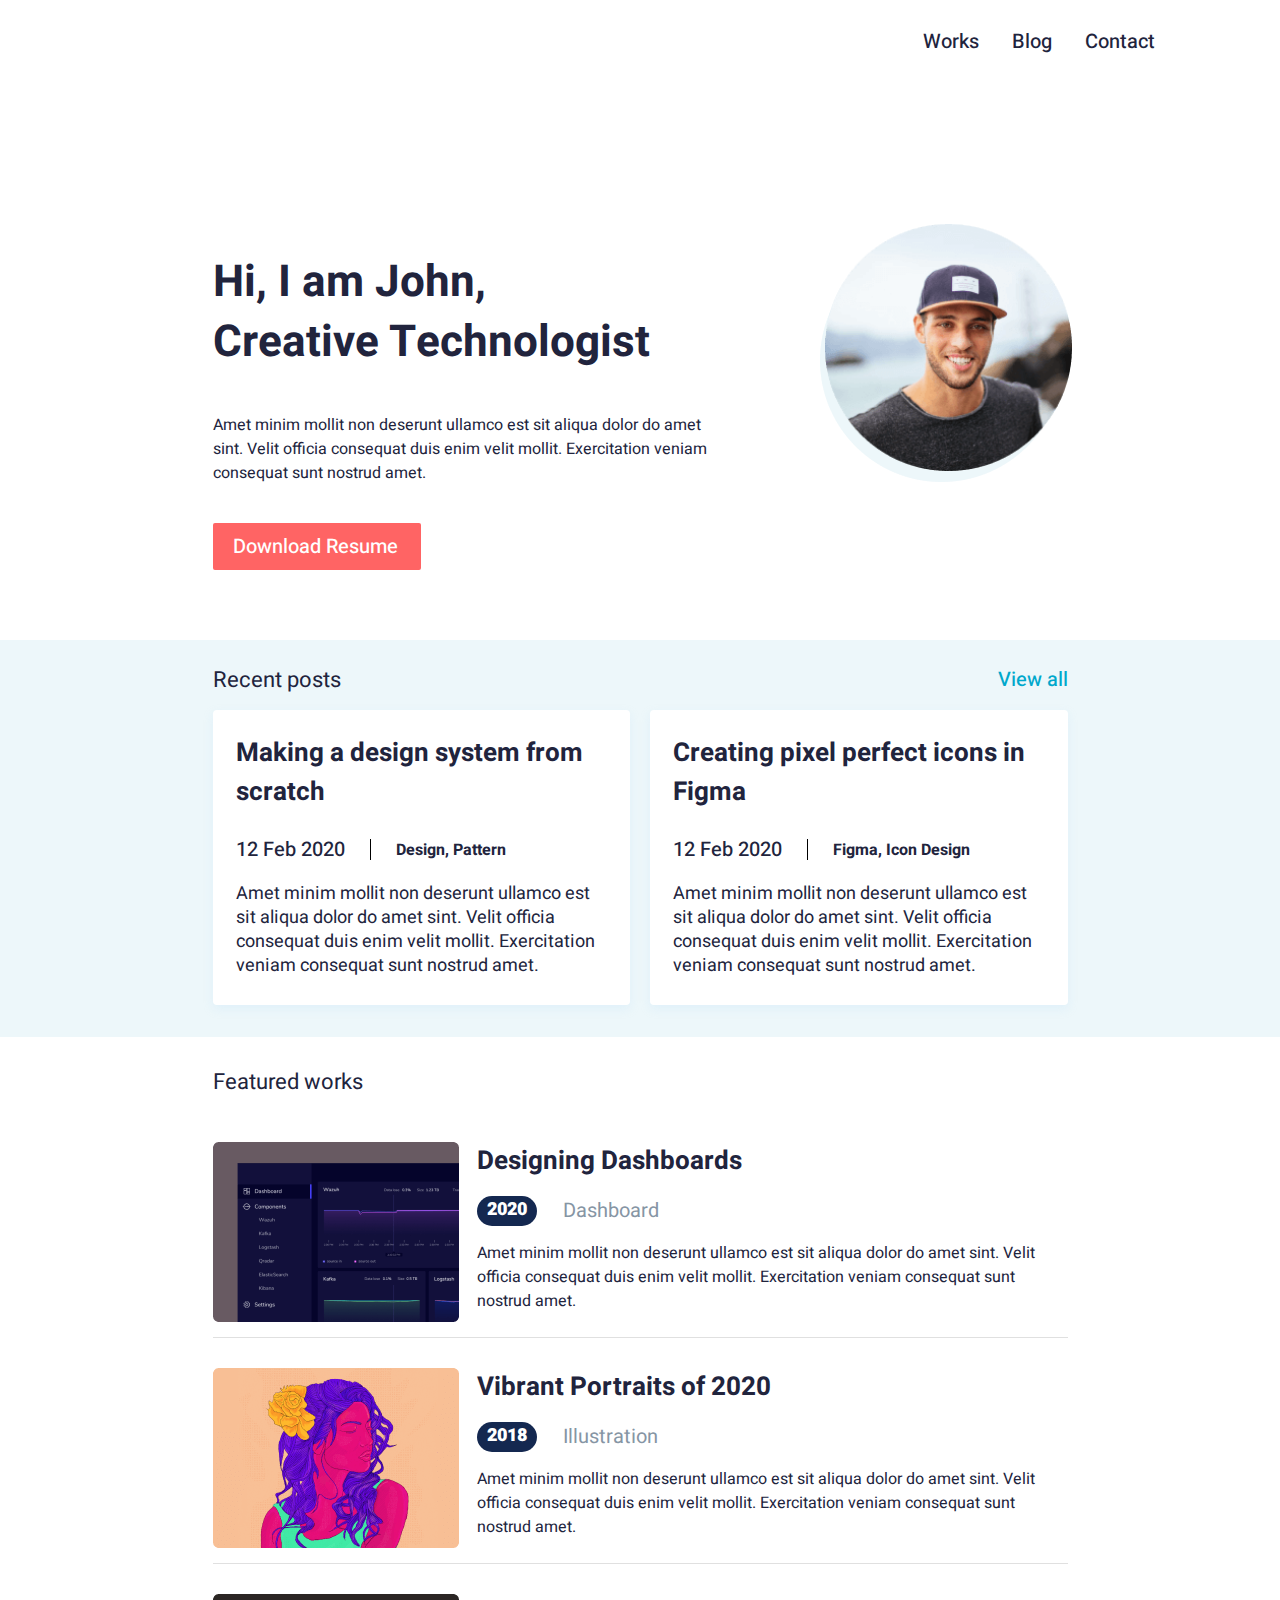
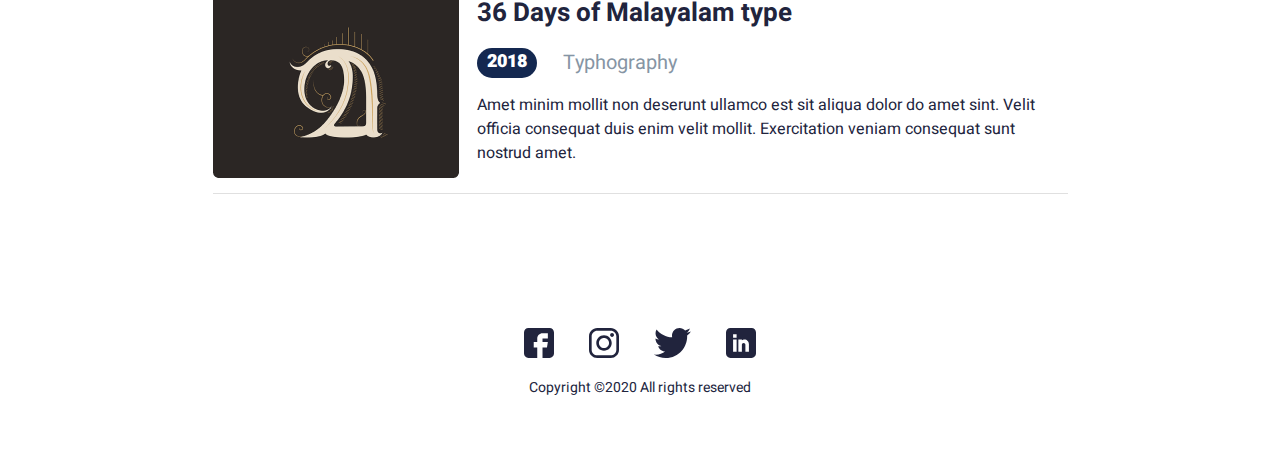
<file: index.html>
<!DOCTYPE html>
<html lang="en">

<head>
    <meta charset="UTF-8" />
    <meta http-equiv="X-UA-Compatible" content="IE=edge" />
    <meta name="viewport" content="width=device-width, initial-scale=1.0" />
    <title>John Portfolio</title>
    <link rel="stylesheet" href="./css/main.css" />
</head>

<body>
    <!-- HEADER -->
    <header class="header">
        <div class="container_header">
            <button class="header__toggle--btn">
                <img src="./images/svg/toggle_btn.svg" alt="toggle butoon ">
            </button>
            <nav class="hidden">
                <ul class="nav__list">
                    <li class="nav__item">
                        <a href="" class="nav__link">Works</a>
                    </li>
                    <li class="nav__item">
                        <a href="" class="nav__link">Blog</a>
                    </li>
                    <li class="nav__item">
                        <a href="" class="nav__link">Contact</a>
                    </li>
                </ul>
            </nav>
        </div>
    </header>
    <!-- MAIN -->
    <main class="main">
        <section class="hero">
            <div class="container">
                <div class="hero__info--wrapper">
                    <h1>
                        Hi, I am John, <br> Creative Technologist
                    </h1>
                    <p>
                        Amet minim mollit non deserunt ullamco est sit aliqua dolor do amet sint. Velit officia consequat duis enim velit mollit. Exercitation veniam consequat sunt nostrud amet.
                    </p>
                    <a class="hero__btn btn" href="">
                        Download Resume
                    </a>
                </div>
                <div class="hero__img-div">
                    <img width="247px" height="247px" src="./images/png/jonas.png" alt="jonas image" srcset="./images/png/jonas.png 1x, ./images/png/jonas@2x.png 2x">
                    <img class="jonas_bg" src="./images/png/jonas_bg.png" alt="" srcset="./images/png/jonas_bg.png 1x, ./images/png/jonas_bg@2x.png 2x">
                </div>
            </div>
        </section>
        <section class="post">
            <div class="container">
                <div class="post__top-div">
                    <h3>Recent posts</h3>
                    <a class="post__top_link" href="">View all</a>
                </div>
                <div class="post__bottom">
                    <div class="post__card">
                        <h2>Making a design system from scratch</h2>
                        <div>
                            <a href="data">
                                12 Feb 2020 
                            </a>
                            <div class="vertical_line"></div>
                            <h4>Design, Pattern</h4>
                        </div>
                        <p>Amet minim mollit non deserunt ullamco est sit aliqua dolor do amet sint. Velit officia consequat duis enim velit mollit. Exercitation veniam consequat sunt nostrud amet.</p>
                    </div>
                    <div class="post__card">
                        <h2>Creating pixel perfect icons in Figma</h2>
                        <div>
                            <a href="data">
                                12 Feb 2020 
                            </a>
                            <div class="vertical_line"></div>
                            <h4>Figma, Icon Design</h4>
                        </div>
                        <p>Amet minim mollit non deserunt ullamco est sit aliqua dolor do amet sint. Velit officia consequat duis enim velit mollit. Exercitation veniam consequat sunt nostrud amet.</p>
                    </div>
                </div>
            </div>

        </section>
        <section class="works">
            <div class="container">
                <h3>Featured works</h3>
                <div class="works__card">
                    <img src="./images/png/admin_dashboard.png" alt="admin panel illustration" srcset="./images/png/admin_dashboard.png 1x, ./images/png/admin_dashboard@2x.png 2x">
                    <div class="works__card-info">
                        <h2>Designing Dashboards</h2>
                        <div>
                            <span>2020</span>
                            <p>Dashboard</p>
                        </div>
                        <p>Amet minim mollit non deserunt ullamco est sit aliqua dolor do amet sint. Velit officia consequat duis enim velit mollit. Exercitation veniam consequat sunt nostrud amet.</p>
                    </div>
                </div>

                <div class="works__card hiddener">
                    <img src="./images/png/portrait.png" alt="admin panel illustration" srcset="./images/png/portrait.png 1x, ../images/png/portrait@2x.png 2x">
                    <div class="works__card-info">
                        <h2>Vibrant Portraits of 2020</h2>
                        <div>
                            <span>2018</span>
                            <p>Illustration</p>
                        </div>
                        <p>Amet minim mollit non deserunt ullamco est sit aliqua dolor do amet sint. Velit officia consequat duis enim velit mollit. Exercitation veniam consequat sunt nostrud amet.</p>
                    </div>
                </div>

                <div class="works__card hiddener">
                    <img src="./images/png/pattern.png" alt="admin panel illustration" srcset="./images/png/pattern.png 1x, ./images/png/pattern@2x.png 2x">
                    <div class="works__card-info">
                        <h2>36 Days of Malayalam type</h2>
                        <div>
                            <span>2018</span>
                            <p>Typhography</p>
                        </div>
                        <p>Amet minim mollit non deserunt ullamco est sit aliqua dolor do amet sint. Velit officia consequat duis enim velit mollit. Exercitation veniam consequat sunt nostrud amet.</p>
                    </div>
                </div>

            </div>
        </section>
    </main>
    <!-- FOOTER -->
    <footer class="footer">
        <div class="container">
            <div class="footer__socials">
                <a href="">
                    <svg width="30" height="30" viewBox="0 0 30 30" fill="none" xmlns="http://www.w3.org/2000/svg">
                    <path d="M25.6055 0H4.39453C1.97159 0 0 1.97159 0 4.39453V25.6055C0 28.0284 1.97159 30 4.39453 30H13.2422V19.3945H9.72656V14.1211H13.2422V10.5469C13.2422 7.63893 15.6077 5.27344 18.5156 5.27344H23.8477V10.5469H18.5156V14.1211H23.8477L22.9688 19.3945H18.5156V30H25.6055C28.0284 30 30 28.0284 30 25.6055V4.39453C30 1.97159 28.0284 0 25.6055 0Z" fill="#21243D"/>
                    </svg>
                </a>
                <a href="">
                    <svg width="30" height="30" viewBox="0 0 30 30" fill="none" xmlns="http://www.w3.org/2000/svg">
                    <path d="M21.7209 0H8.27874C3.71384 0 0 3.71402 0 8.27892V21.7211C0 26.2862 3.71384 30 8.27874 30H21.7209C26.2862 30 30 26.286 30 21.7211V8.27892C30.0002 3.71402 26.2862 0 21.7209 0ZM27.3384 21.7211C27.3384 24.8185 24.8185 27.3383 21.7211 27.3383H8.27874C5.18153 27.3384 2.66175 24.8185 2.66175 21.7211V8.27892C2.66175 5.18171 5.18153 2.66175 8.27874 2.66175H21.7209C24.8183 2.66175 27.3383 5.18171 27.3383 8.27892V21.7211H27.3384Z" fill="#21243D"/>
                    <path d="M15 7.27014C10.7375 7.27014 7.26978 10.7379 7.26978 15.0004C7.26978 19.2627 10.7375 22.7303 15 22.7303C19.2625 22.7303 22.7303 19.2627 22.7303 15.0004C22.7303 10.7379 19.2625 7.27014 15 7.27014ZM15 20.0683C12.2054 20.0683 9.93152 17.7949 9.93152 15.0002C9.93152 12.2054 12.2052 9.93171 15 9.93171C17.7948 9.93171 20.0685 12.2054 20.0685 15.0002C20.0685 17.7949 17.7947 20.0683 15 20.0683Z" fill="#21243D"/>
                    <path d="M23.0545 5.01318C22.5417 5.01318 22.0379 5.2208 21.6757 5.58457C21.3118 5.94657 21.1025 6.45053 21.1025 6.96513C21.1025 7.47814 21.3119 7.98192 21.6757 8.34569C22.0377 8.70769 22.5417 8.91708 23.0545 8.91708C23.5691 8.91708 24.0713 8.70769 24.435 8.34569C24.7988 7.98192 25.0064 7.47796 25.0064 6.96513C25.0064 6.45053 24.7988 5.94657 24.435 5.58457C24.073 5.2208 23.5691 5.01318 23.0545 5.01318Z" fill="#21243D"/>
                    </svg>
                </a>
                <a href="">
                    <svg width="37" height="30" viewBox="0 0 37 30" fill="none" xmlns="http://www.w3.org/2000/svg">
                        <path d="M36.9231 3.55154C35.55 4.15385 34.0869 4.55308 32.5615 4.74692C34.1308 3.81 35.3285 2.33769 35.8915 0.563077C34.4285 1.43538 32.8131 2.05154 31.0915 2.39538C29.7023 0.916154 27.7223 0 25.5623 0C21.3715 0 17.9977 3.40154 17.9977 7.57154C17.9977 8.17154 18.0485 8.74846 18.1731 9.29769C11.88 8.99077 6.31154 5.97462 2.57077 1.38C1.91769 2.51308 1.53462 3.81 1.53462 5.20615C1.53462 7.82769 2.88462 10.1515 4.89692 11.4969C3.68077 11.4738 2.48769 11.1208 1.47692 10.5646C1.47692 10.5877 1.47692 10.6177 1.47692 10.6477C1.47692 14.3262 4.10077 17.3815 7.54154 18.0854C6.92538 18.2538 6.25385 18.3346 5.55692 18.3346C5.07231 18.3346 4.58308 18.3069 4.12385 18.2054C5.10462 21.2031 7.88769 23.4069 11.1969 23.4785C8.62154 25.4931 5.35154 26.7069 1.81154 26.7069C1.19077 26.7069 0.595385 26.6792 0 26.6031C3.35308 28.7654 7.32692 30 11.6123 30C25.5415 30 33.1569 18.4615 33.1569 8.46C33.1569 8.12538 33.1454 7.80231 33.1292 7.48154C34.6315 6.41538 35.8938 5.08385 36.9231 3.55154Z" fill="#21243D"/>
                        </svg>
                </a>
                <a href="">
                    <svg width="30" height="30" viewBox="0 0 30 30" fill="none" xmlns="http://www.w3.org/2000/svg">
                        <path d="M25.6055 0H4.39453C1.97159 0 0 1.97159 0 4.39453V25.6055C0 28.0284 1.97159 30 4.39453 30H25.6055C28.0284 30 30 28.0284 30 25.6055V4.39453C30 1.97159 28.0284 0 25.6055 0ZM10.6055 23.7891H7.08984V11.4844H10.6055V23.7891ZM10.6055 9.72656H7.08984V6.21094H10.6055V9.72656ZM22.9102 23.7891H19.3945V16.7578C19.3945 15.7887 18.6058 15 17.6367 15C16.6676 15 15.8789 15.7887 15.8789 16.7578V23.7891H12.3633V11.4844H15.8789V12.147C16.7999 11.8607 17.3982 11.4844 18.5156 11.4844C20.8999 11.4869 22.9102 13.6258 22.9102 16.1536V23.7891Z" fill="#21243D"/>
                        </svg>

                </a>
            </div>
            <p>Copyright ©2020 All rights reserved </p>
        </div>
    </footer>
    <!-- JavaScript -->
    <script src="js/scripts.js" defer></script>
</body>

</html>
</file>
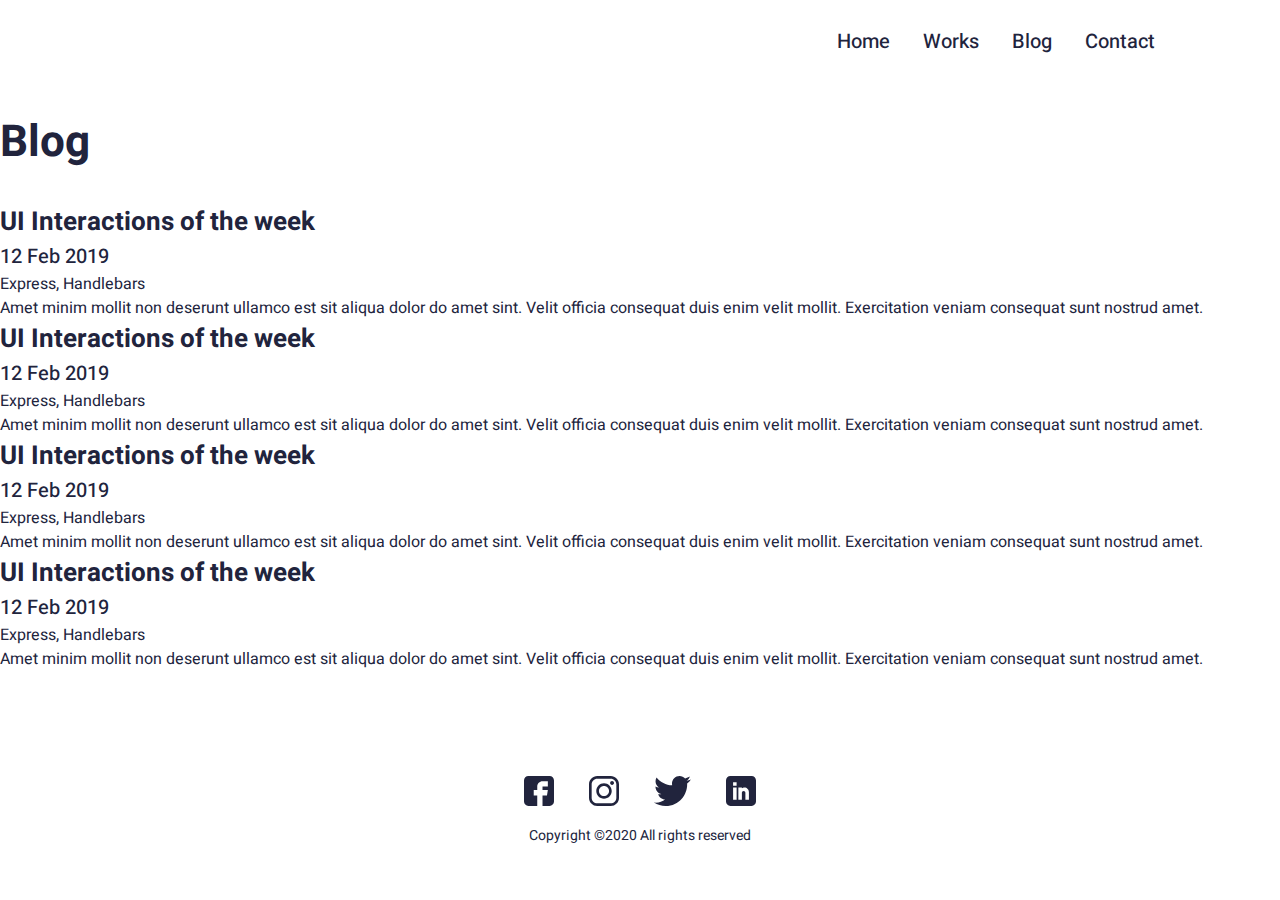
<file: html/blog.html>
<!DOCTYPE html>
<html lang="en">

<head>
    <meta charset="UTF-8" />
    <meta http-equiv="X-UA-Compatible" content="IE=edge" />
    <meta name="viewport" content="width=device-width, initial-scale=1.0" />
    <title>John Portfolio</title>
    <link rel="stylesheet" href="../css/main.css" />
</head>

<body>
    <!-- HEADER -->
    <header class="header">
        <div class="container_header">
            <button class="header__toggle--btn">
                <img src="../images/svg/toggle_btn.svg" alt="toggle butoon ">
            </button>

            <nav class="hidden">
                <ul class="nav__list">
                    <li class="nav__item">
                        <a href="../index.html" class="nav__link">Home</a>
                    </li>
                    <li class="nav__item">
                        <a href="works.html" class="nav__link">Works</a>
                    </li>
                    <li class="nav__item">
                        <a href="blog.html" class="nav__link">Blog</a>
                    </li>
                    <li class="nav__item">
                        <a href="contact.html" class="nav__link">Contact</a>
                    </li>
                </ul>
            </nav>
        </div>
    </header>
    <!-- MAIN -->
    <main class="main">
        <section class="blog">
            <div class="container_mini">
                <h1>Blog</h1>
                <div class="blog__wrapper">
                    <div class="blog__div">
                        <h2>UI Interactions of the week</h2>
                        <div class="blog__time">
                            <a href="data">
                                12 Feb 2019 
                            </a>
                            <div class="vertical_line"></div>
                            <p>Express, Handlebars</p>
                        </div>
                        <p>
                            Amet minim mollit non deserunt ullamco est sit aliqua dolor do amet sint. Velit officia consequat duis enim velit mollit. Exercitation veniam consequat sunt nostrud amet.
                        </p>
                    </div>
                    <div class="blog__div">
                        <h2>UI Interactions of the week</h2>
                        <div class="blog__time">
                            <a href="data">
                                12 Feb 2019 
                            </a>
                            <div class="vertical_line"></div>
                            <p>Express, Handlebars</p>
                        </div>
                        <p>
                            Amet minim mollit non deserunt ullamco est sit aliqua dolor do amet sint. Velit officia consequat duis enim velit mollit. Exercitation veniam consequat sunt nostrud amet.
                        </p>
                    </div>
                    <div class="blog__div">
                        <h2>UI Interactions of the week</h2>
                        <div class="blog__time">
                            <a href="data">
                                12 Feb 2019 
                            </a>
                            <div class="vertical_line"></div>
                            <p>Express, Handlebars</p>
                        </div>
                        <p>
                            Amet minim mollit non deserunt ullamco est sit aliqua dolor do amet sint. Velit officia consequat duis enim velit mollit. Exercitation veniam consequat sunt nostrud amet.
                        </p>
                    </div>
                    <div class="blog__div">
                        <h2>UI Interactions of the week</h2>
                        <div class="blog__time">
                            <a href="data">
                                12 Feb 2019 
                            </a>
                            <div class="vertical_line"></div>
                            <p>Express, Handlebars</p>
                        </div>
                        <p>
                            Amet minim mollit non deserunt ullamco est sit aliqua dolor do amet sint. Velit officia consequat duis enim velit mollit. Exercitation veniam consequat sunt nostrud amet.
                        </p>
                    </div>
                </div>
            </div>
            </div>
        </section>
    </main>
    <!-- FOOTER -->
    <footer class="footer">
        <div class="container">
            <div class="footer__socials">
                <a href="">
                    <svg width="30" height="30" viewBox="0 0 30 30" fill="none" xmlns="http://www.w3.org/2000/svg">
                    <path d="M25.6055 0H4.39453C1.97159 0 0 1.97159 0 4.39453V25.6055C0 28.0284 1.97159 30 4.39453 30H13.2422V19.3945H9.72656V14.1211H13.2422V10.5469C13.2422 7.63893 15.6077 5.27344 18.5156 5.27344H23.8477V10.5469H18.5156V14.1211H23.8477L22.9688 19.3945H18.5156V30H25.6055C28.0284 30 30 28.0284 30 25.6055V4.39453C30 1.97159 28.0284 0 25.6055 0Z" fill="#21243D"/>
                    </svg>
                </a>
                <a href="">
                    <svg width="30" height="30" viewBox="0 0 30 30" fill="none" xmlns="http://www.w3.org/2000/svg">
                    <path d="M21.7209 0H8.27874C3.71384 0 0 3.71402 0 8.27892V21.7211C0 26.2862 3.71384 30 8.27874 30H21.7209C26.2862 30 30 26.286 30 21.7211V8.27892C30.0002 3.71402 26.2862 0 21.7209 0ZM27.3384 21.7211C27.3384 24.8185 24.8185 27.3383 21.7211 27.3383H8.27874C5.18153 27.3384 2.66175 24.8185 2.66175 21.7211V8.27892C2.66175 5.18171 5.18153 2.66175 8.27874 2.66175H21.7209C24.8183 2.66175 27.3383 5.18171 27.3383 8.27892V21.7211H27.3384Z" fill="#21243D"/>
                    <path d="M15 7.27014C10.7375 7.27014 7.26978 10.7379 7.26978 15.0004C7.26978 19.2627 10.7375 22.7303 15 22.7303C19.2625 22.7303 22.7303 19.2627 22.7303 15.0004C22.7303 10.7379 19.2625 7.27014 15 7.27014ZM15 20.0683C12.2054 20.0683 9.93152 17.7949 9.93152 15.0002C9.93152 12.2054 12.2052 9.93171 15 9.93171C17.7948 9.93171 20.0685 12.2054 20.0685 15.0002C20.0685 17.7949 17.7947 20.0683 15 20.0683Z" fill="#21243D"/>
                    <path d="M23.0545 5.01318C22.5417 5.01318 22.0379 5.2208 21.6757 5.58457C21.3118 5.94657 21.1025 6.45053 21.1025 6.96513C21.1025 7.47814 21.3119 7.98192 21.6757 8.34569C22.0377 8.70769 22.5417 8.91708 23.0545 8.91708C23.5691 8.91708 24.0713 8.70769 24.435 8.34569C24.7988 7.98192 25.0064 7.47796 25.0064 6.96513C25.0064 6.45053 24.7988 5.94657 24.435 5.58457C24.073 5.2208 23.5691 5.01318 23.0545 5.01318Z" fill="#21243D"/>
                    </svg>
                </a>
                <a href="">
                    <svg width="37" height="30" viewBox="0 0 37 30" fill="none" xmlns="http://www.w3.org/2000/svg">
                        <path d="M36.9231 3.55154C35.55 4.15385 34.0869 4.55308 32.5615 4.74692C34.1308 3.81 35.3285 2.33769 35.8915 0.563077C34.4285 1.43538 32.8131 2.05154 31.0915 2.39538C29.7023 0.916154 27.7223 0 25.5623 0C21.3715 0 17.9977 3.40154 17.9977 7.57154C17.9977 8.17154 18.0485 8.74846 18.1731 9.29769C11.88 8.99077 6.31154 5.97462 2.57077 1.38C1.91769 2.51308 1.53462 3.81 1.53462 5.20615C1.53462 7.82769 2.88462 10.1515 4.89692 11.4969C3.68077 11.4738 2.48769 11.1208 1.47692 10.5646C1.47692 10.5877 1.47692 10.6177 1.47692 10.6477C1.47692 14.3262 4.10077 17.3815 7.54154 18.0854C6.92538 18.2538 6.25385 18.3346 5.55692 18.3346C5.07231 18.3346 4.58308 18.3069 4.12385 18.2054C5.10462 21.2031 7.88769 23.4069 11.1969 23.4785C8.62154 25.4931 5.35154 26.7069 1.81154 26.7069C1.19077 26.7069 0.595385 26.6792 0 26.6031C3.35308 28.7654 7.32692 30 11.6123 30C25.5415 30 33.1569 18.4615 33.1569 8.46C33.1569 8.12538 33.1454 7.80231 33.1292 7.48154C34.6315 6.41538 35.8938 5.08385 36.9231 3.55154Z" fill="#21243D"/>
                        </svg>
                </a>
                <a href="">
                    <svg width="30" height="30" viewBox="0 0 30 30" fill="none" xmlns="http://www.w3.org/2000/svg">
                        <path d="M25.6055 0H4.39453C1.97159 0 0 1.97159 0 4.39453V25.6055C0 28.0284 1.97159 30 4.39453 30H25.6055C28.0284 30 30 28.0284 30 25.6055V4.39453C30 1.97159 28.0284 0 25.6055 0ZM10.6055 23.7891H7.08984V11.4844H10.6055V23.7891ZM10.6055 9.72656H7.08984V6.21094H10.6055V9.72656ZM22.9102 23.7891H19.3945V16.7578C19.3945 15.7887 18.6058 15 17.6367 15C16.6676 15 15.8789 15.7887 15.8789 16.7578V23.7891H12.3633V11.4844H15.8789V12.147C16.7999 11.8607 17.3982 11.4844 18.5156 11.4844C20.8999 11.4869 22.9102 13.6258 22.9102 16.1536V23.7891Z" fill="#21243D"/>
                        </svg>

                </a>
            </div>
            <p>Copyright ©2020 All rights reserved </p>
        </div>
    </footer>
    <!-- JavaScript -->
    <script src="../js/scripts.js" defer></script>
</body>

</html>
</file>
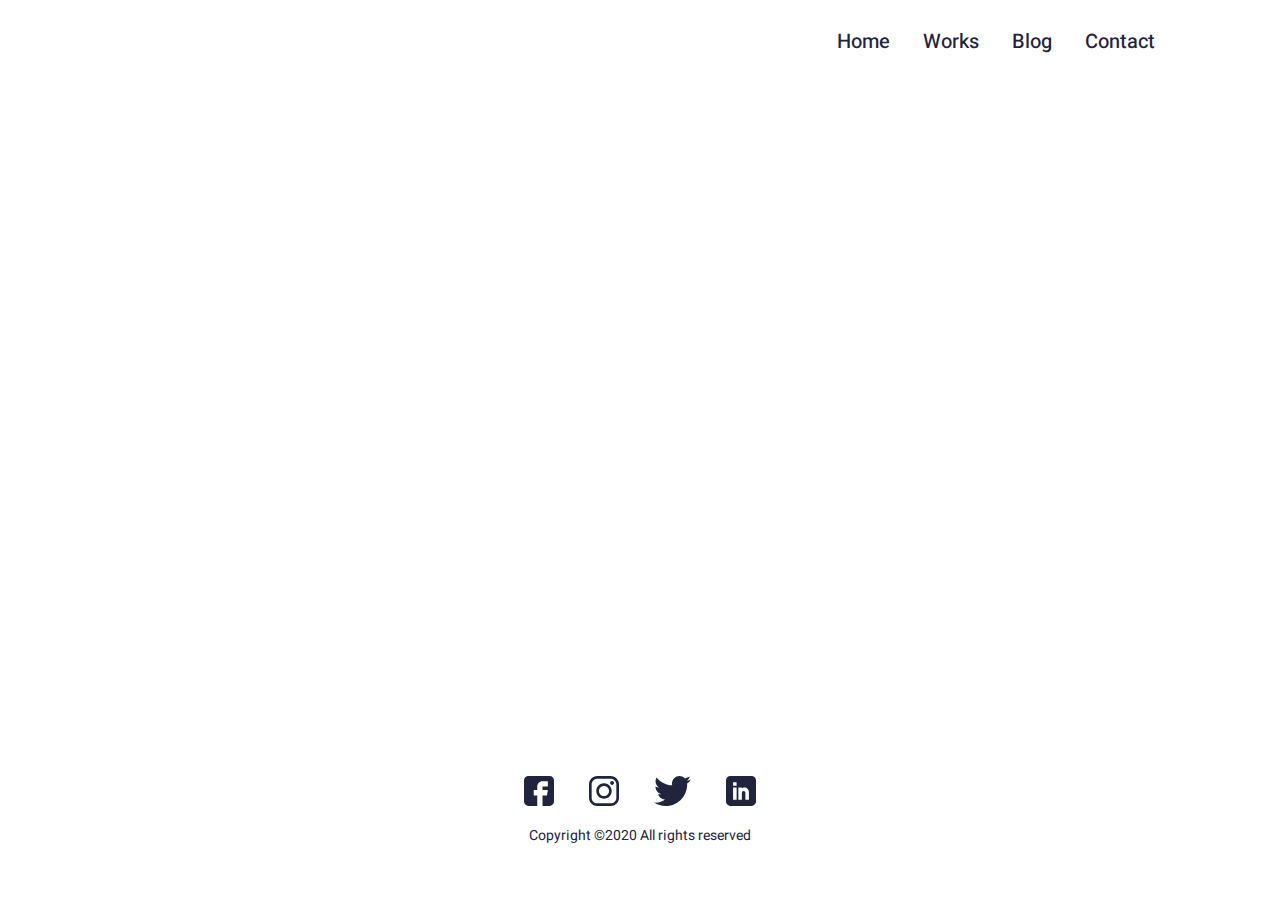
<file: html/contact.html>
<!DOCTYPE html>
<html lang="en">

<head>
    <meta charset="UTF-8" />
    <meta http-equiv="X-UA-Compatible" content="IE=edge" />
    <meta name="viewport" content="width=device-width, initial-scale=1.0" />
    <title>John Portfolio</title>
    <link rel="stylesheet" href="../css/main.css" />
</head>

<body>
    <!-- HEADER -->
    <header class="header">
        <div class="container_header">
            <button class="header__toggle--btn">
                <img src="../images/svg/toggle_btn.svg" alt="toggle butoon ">
            </button>

            <nav class="hidden">
                <ul class="nav__list">
                    <li class="nav__item">
                        <a href="../index.html" class="nav__link">Home</a>
                    </li>
                    <li class="nav__item">
                        <a href="works.html" class="nav__link">Works</a>
                    </li>
                    <li class="nav__item">
                        <a href="blog.html" class="nav__link">Blog</a>
                    </li>
                    <li class="nav__item">
                        <a href="contact.html" class="nav__link">Contact</a>
                    </li>
                </ul>
            </nav>
        </div>
    </header>
    <!-- MAIN -->
    <main class="main">

    </main>
    <!-- FOOTER -->
    <footer class="footer">
        <div class="container">
            <div class="footer__socials">
                <a href="">
                    <svg width="30" height="30" viewBox="0 0 30 30" fill="none" xmlns="http://www.w3.org/2000/svg">
                    <path d="M25.6055 0H4.39453C1.97159 0 0 1.97159 0 4.39453V25.6055C0 28.0284 1.97159 30 4.39453 30H13.2422V19.3945H9.72656V14.1211H13.2422V10.5469C13.2422 7.63893 15.6077 5.27344 18.5156 5.27344H23.8477V10.5469H18.5156V14.1211H23.8477L22.9688 19.3945H18.5156V30H25.6055C28.0284 30 30 28.0284 30 25.6055V4.39453C30 1.97159 28.0284 0 25.6055 0Z" fill="#21243D"/>
                    </svg>
                </a>
                <a href="">
                    <svg width="30" height="30" viewBox="0 0 30 30" fill="none" xmlns="http://www.w3.org/2000/svg">
                    <path d="M21.7209 0H8.27874C3.71384 0 0 3.71402 0 8.27892V21.7211C0 26.2862 3.71384 30 8.27874 30H21.7209C26.2862 30 30 26.286 30 21.7211V8.27892C30.0002 3.71402 26.2862 0 21.7209 0ZM27.3384 21.7211C27.3384 24.8185 24.8185 27.3383 21.7211 27.3383H8.27874C5.18153 27.3384 2.66175 24.8185 2.66175 21.7211V8.27892C2.66175 5.18171 5.18153 2.66175 8.27874 2.66175H21.7209C24.8183 2.66175 27.3383 5.18171 27.3383 8.27892V21.7211H27.3384Z" fill="#21243D"/>
                    <path d="M15 7.27014C10.7375 7.27014 7.26978 10.7379 7.26978 15.0004C7.26978 19.2627 10.7375 22.7303 15 22.7303C19.2625 22.7303 22.7303 19.2627 22.7303 15.0004C22.7303 10.7379 19.2625 7.27014 15 7.27014ZM15 20.0683C12.2054 20.0683 9.93152 17.7949 9.93152 15.0002C9.93152 12.2054 12.2052 9.93171 15 9.93171C17.7948 9.93171 20.0685 12.2054 20.0685 15.0002C20.0685 17.7949 17.7947 20.0683 15 20.0683Z" fill="#21243D"/>
                    <path d="M23.0545 5.01318C22.5417 5.01318 22.0379 5.2208 21.6757 5.58457C21.3118 5.94657 21.1025 6.45053 21.1025 6.96513C21.1025 7.47814 21.3119 7.98192 21.6757 8.34569C22.0377 8.70769 22.5417 8.91708 23.0545 8.91708C23.5691 8.91708 24.0713 8.70769 24.435 8.34569C24.7988 7.98192 25.0064 7.47796 25.0064 6.96513C25.0064 6.45053 24.7988 5.94657 24.435 5.58457C24.073 5.2208 23.5691 5.01318 23.0545 5.01318Z" fill="#21243D"/>
                    </svg>
                </a>
                <a href="">
                    <svg width="37" height="30" viewBox="0 0 37 30" fill="none" xmlns="http://www.w3.org/2000/svg">
                        <path d="M36.9231 3.55154C35.55 4.15385 34.0869 4.55308 32.5615 4.74692C34.1308 3.81 35.3285 2.33769 35.8915 0.563077C34.4285 1.43538 32.8131 2.05154 31.0915 2.39538C29.7023 0.916154 27.7223 0 25.5623 0C21.3715 0 17.9977 3.40154 17.9977 7.57154C17.9977 8.17154 18.0485 8.74846 18.1731 9.29769C11.88 8.99077 6.31154 5.97462 2.57077 1.38C1.91769 2.51308 1.53462 3.81 1.53462 5.20615C1.53462 7.82769 2.88462 10.1515 4.89692 11.4969C3.68077 11.4738 2.48769 11.1208 1.47692 10.5646C1.47692 10.5877 1.47692 10.6177 1.47692 10.6477C1.47692 14.3262 4.10077 17.3815 7.54154 18.0854C6.92538 18.2538 6.25385 18.3346 5.55692 18.3346C5.07231 18.3346 4.58308 18.3069 4.12385 18.2054C5.10462 21.2031 7.88769 23.4069 11.1969 23.4785C8.62154 25.4931 5.35154 26.7069 1.81154 26.7069C1.19077 26.7069 0.595385 26.6792 0 26.6031C3.35308 28.7654 7.32692 30 11.6123 30C25.5415 30 33.1569 18.4615 33.1569 8.46C33.1569 8.12538 33.1454 7.80231 33.1292 7.48154C34.6315 6.41538 35.8938 5.08385 36.9231 3.55154Z" fill="#21243D"/>
                        </svg>
                </a>
                <a href="">
                    <svg width="30" height="30" viewBox="0 0 30 30" fill="none" xmlns="http://www.w3.org/2000/svg">
                        <path d="M25.6055 0H4.39453C1.97159 0 0 1.97159 0 4.39453V25.6055C0 28.0284 1.97159 30 4.39453 30H25.6055C28.0284 30 30 28.0284 30 25.6055V4.39453C30 1.97159 28.0284 0 25.6055 0ZM10.6055 23.7891H7.08984V11.4844H10.6055V23.7891ZM10.6055 9.72656H7.08984V6.21094H10.6055V9.72656ZM22.9102 23.7891H19.3945V16.7578C19.3945 15.7887 18.6058 15 17.6367 15C16.6676 15 15.8789 15.7887 15.8789 16.7578V23.7891H12.3633V11.4844H15.8789V12.147C16.7999 11.8607 17.3982 11.4844 18.5156 11.4844C20.8999 11.4869 22.9102 13.6258 22.9102 16.1536V23.7891Z" fill="#21243D"/>
                        </svg>

                </a>
            </div>
            <p>Copyright ©2020 All rights reserved </p>
        </div>
    </footer>
    <!-- JavaScript -->
    <script src="../js/scripts.js" defer></script>

</body>

</html>
</file>
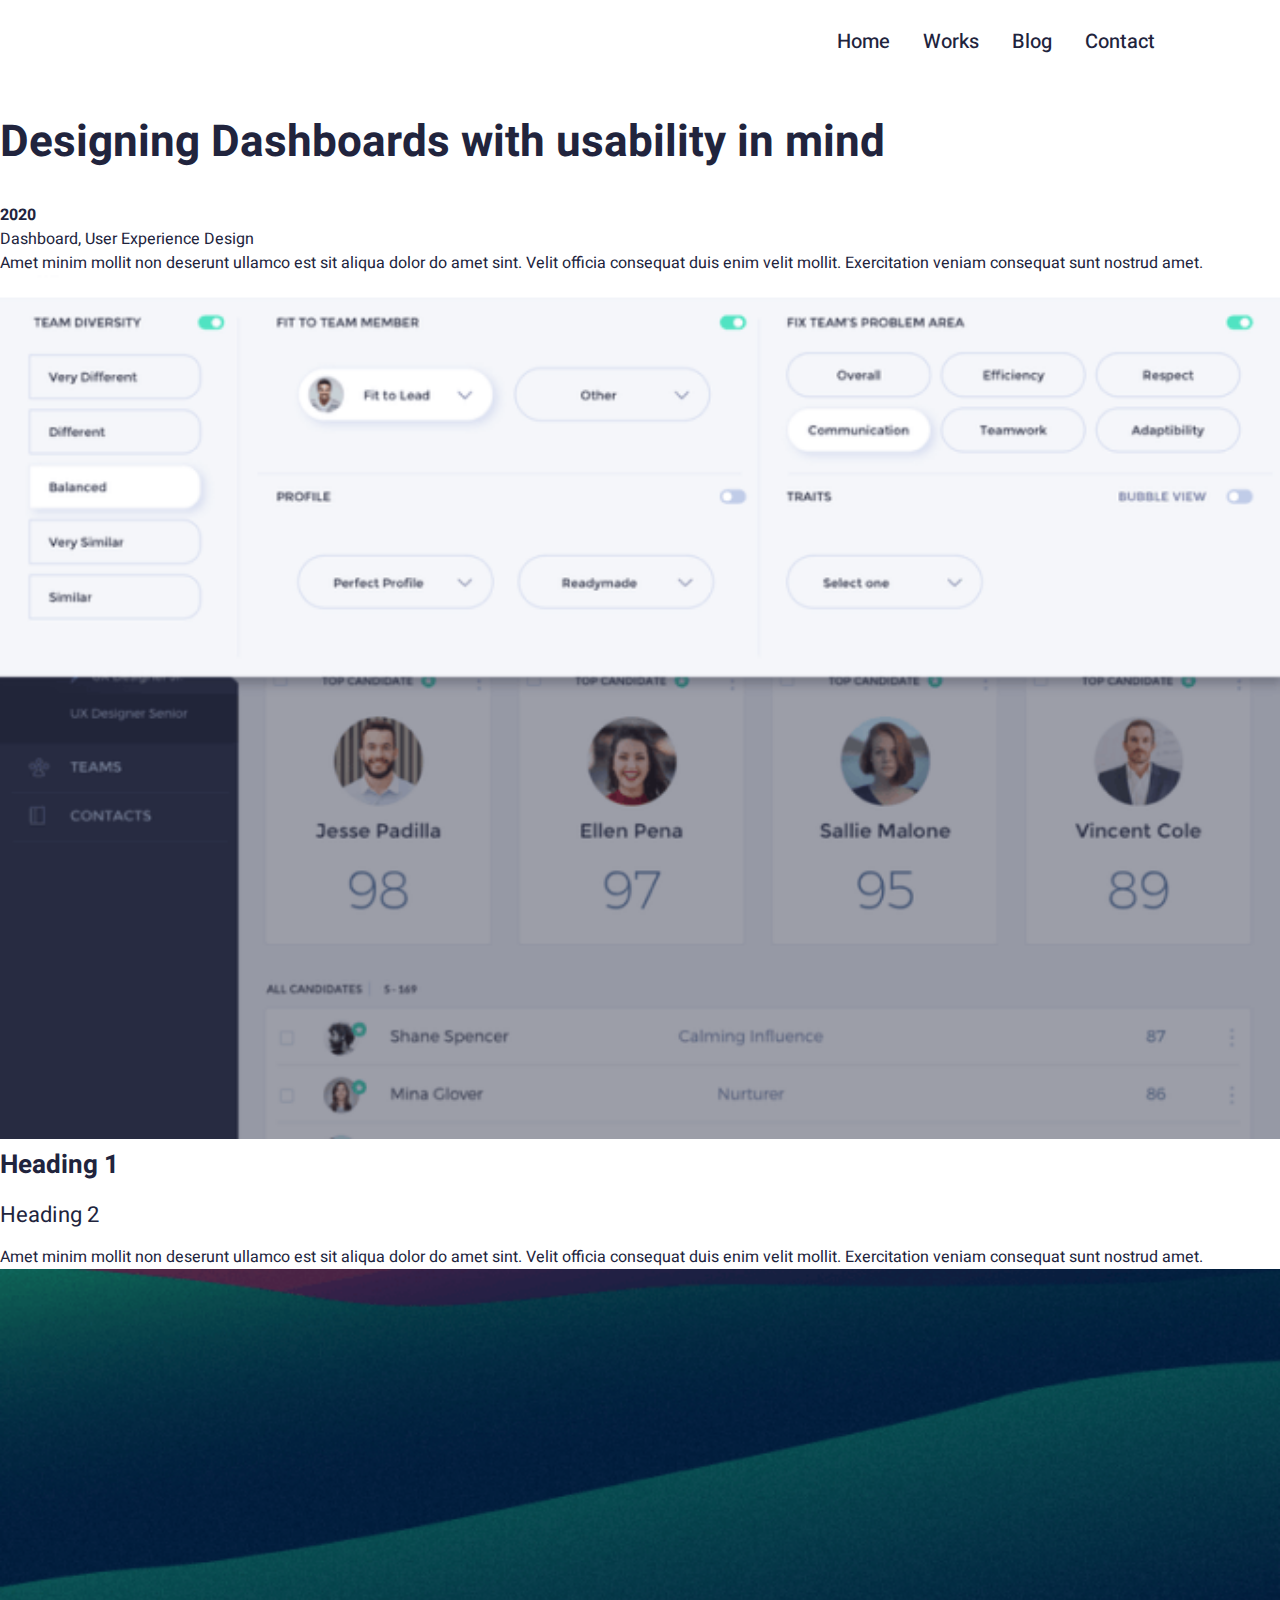
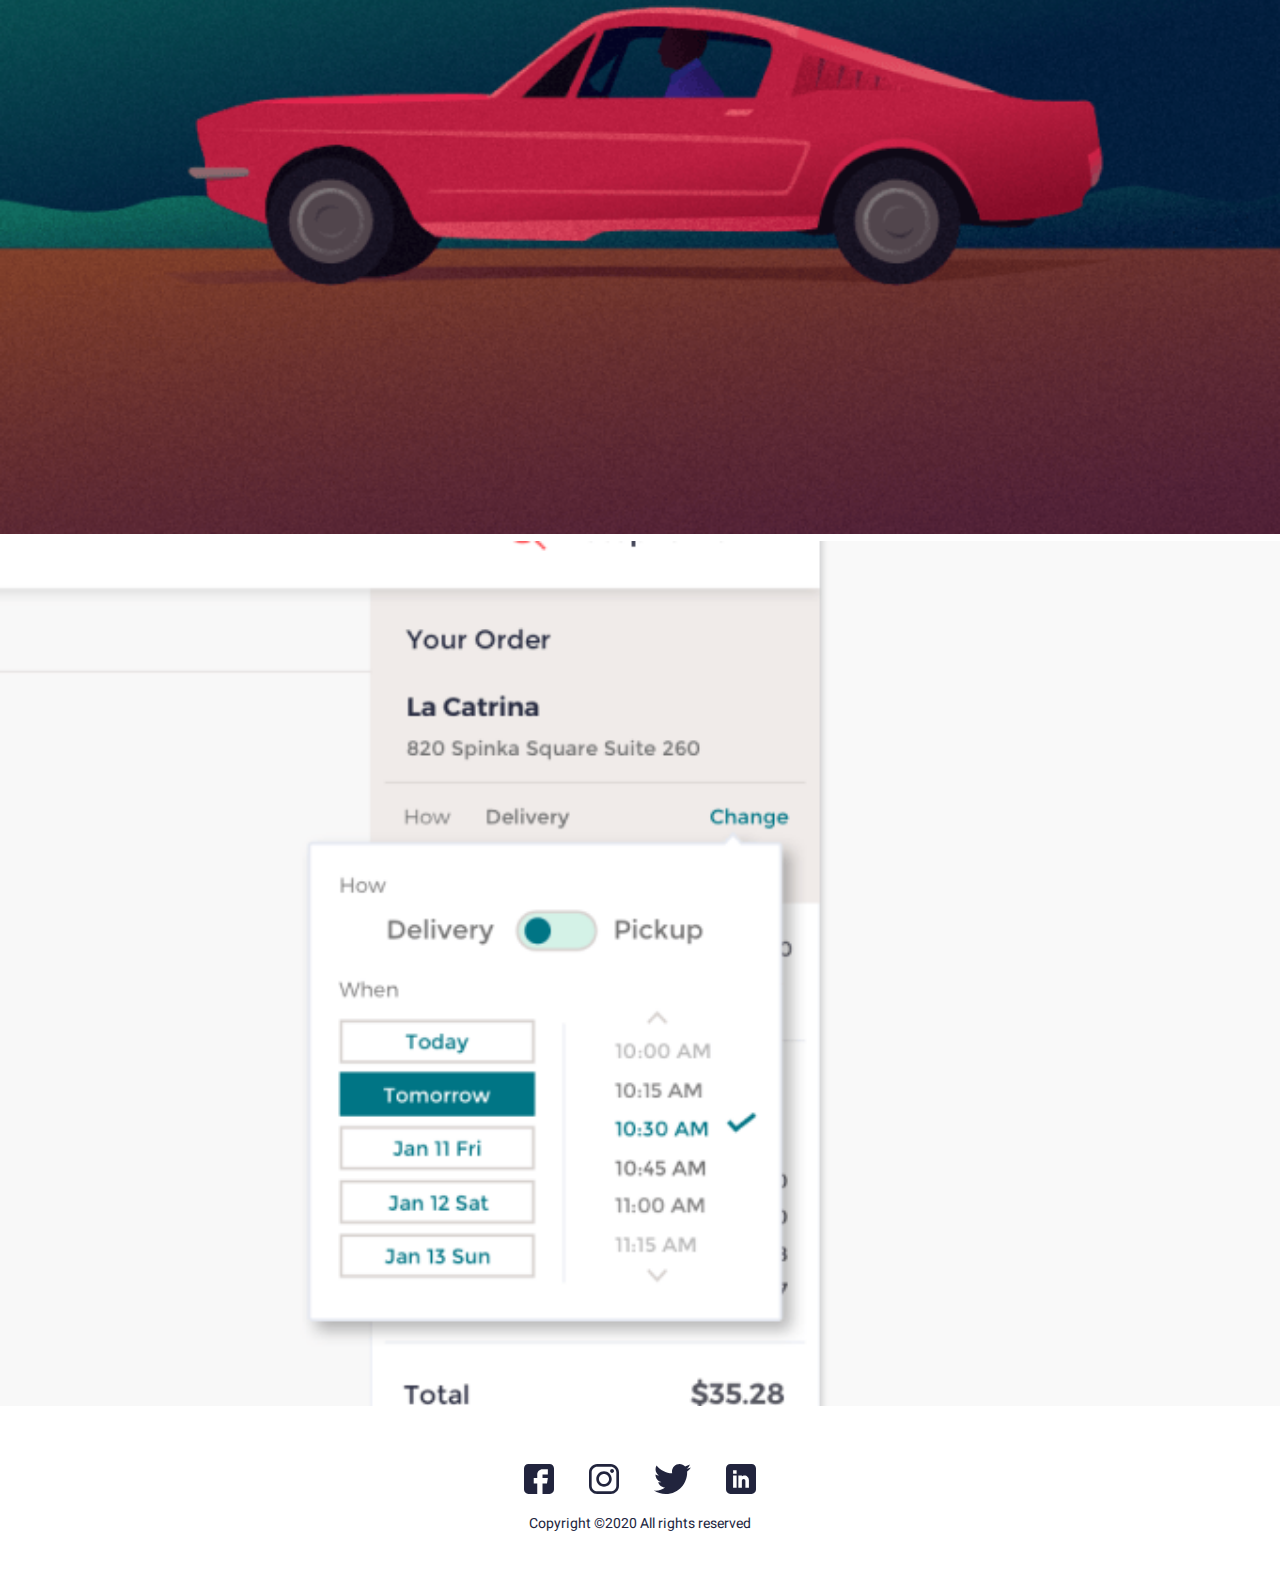
<file: html/work_detail.html>
<!DOCTYPE html>
<html lang="en">

<head>
    <meta charset="UTF-8" />
    <meta http-equiv="X-UA-Compatible" content="IE=edge" />
    <meta name="viewport" content="width=device-width, initial-scale=1.0" />
    <title>John Portfolio</title>
    <link rel="stylesheet" href="../css/main.css" />
</head>

<body>
    <!-- HEADER -->
    <header class="header">
        <div class="container_header">
            <button class="header__toggle--btn">
                <img src="../images/svg/toggle_btn.svg" alt="toggle butoon ">
            </button>

            <nav class="hidden">
                <ul class="nav__list">
                    <li class="nav__item">
                        <a href="../index.html" class="nav__link">Home</a>
                    </li>
                    <li class="nav__item">
                        <a href="works.html" class="nav__link">Works</a>
                    </li>
                    <li class="nav__item">
                        <a href="blog.html" class="nav__link">Blog</a>
                    </li>
                    <li class="nav__item">
                        <a href="contact.html" class="nav__link">Contact</a>
                    </li>
                </ul>
            </nav>
        </div>
    </header>
    <!-- MAIN -->
    <main class="main">
        <section>
            <div class="container_mini work__details">
                <h1>Designing Dashboards with usability in mind</h1>
                <div>
                    <h4><span>2020</span></h4>
                    <p>Dashboard, User Experience Design</p>
                </div>
                <p>Amet minim mollit non deserunt ullamco est sit aliqua dolor do amet sint. Velit officia consequat duis enim velit mollit. Exercitation veniam consequat sunt nostrud amet.</p>
                <img width="100%" src="../images/png/dashboard_user.png" alt="admin dashboard" srcset="../images/png/dashboard_user.png 1x, ../images/png/dashboard_user@2x.png 2x">
                <h2>Heading 1</h2>
                <h3>Heading 2</h3>
                <p>Amet minim mollit non deserunt ullamco est sit aliqua dolor do amet sint. Velit officia consequat duis enim velit mollit. Exercitation veniam consequat sunt nostrud amet.</p>
                <img width="100%" src="../images/png/car.png" alt="car illustration" srcset="../images/png/car.png 1x, ../images/png/car@2x.png 2x">
                <img width="100%" src="../images/png/dashboard_time.png" alt="admin dashboard" srcset="../images/png/dashboard_time.png 1x, ../images/png/dashboard_time@2x.png 2x">
            </div>
        </section>
    </main>
    <!-- FOOTER -->
    <footer class="footer">
        <div class="container">
            <div class="footer__socials">
                <a href="">
                    <svg width="30" height="30" viewBox="0 0 30 30" fill="none" xmlns="http://www.w3.org/2000/svg">
                    <path d="M25.6055 0H4.39453C1.97159 0 0 1.97159 0 4.39453V25.6055C0 28.0284 1.97159 30 4.39453 30H13.2422V19.3945H9.72656V14.1211H13.2422V10.5469C13.2422 7.63893 15.6077 5.27344 18.5156 5.27344H23.8477V10.5469H18.5156V14.1211H23.8477L22.9688 19.3945H18.5156V30H25.6055C28.0284 30 30 28.0284 30 25.6055V4.39453C30 1.97159 28.0284 0 25.6055 0Z" fill="#21243D"/>
                    </svg>
                </a>
                <a href="">
                    <svg width="30" height="30" viewBox="0 0 30 30" fill="none" xmlns="http://www.w3.org/2000/svg">
                    <path d="M21.7209 0H8.27874C3.71384 0 0 3.71402 0 8.27892V21.7211C0 26.2862 3.71384 30 8.27874 30H21.7209C26.2862 30 30 26.286 30 21.7211V8.27892C30.0002 3.71402 26.2862 0 21.7209 0ZM27.3384 21.7211C27.3384 24.8185 24.8185 27.3383 21.7211 27.3383H8.27874C5.18153 27.3384 2.66175 24.8185 2.66175 21.7211V8.27892C2.66175 5.18171 5.18153 2.66175 8.27874 2.66175H21.7209C24.8183 2.66175 27.3383 5.18171 27.3383 8.27892V21.7211H27.3384Z" fill="#21243D"/>
                    <path d="M15 7.27014C10.7375 7.27014 7.26978 10.7379 7.26978 15.0004C7.26978 19.2627 10.7375 22.7303 15 22.7303C19.2625 22.7303 22.7303 19.2627 22.7303 15.0004C22.7303 10.7379 19.2625 7.27014 15 7.27014ZM15 20.0683C12.2054 20.0683 9.93152 17.7949 9.93152 15.0002C9.93152 12.2054 12.2052 9.93171 15 9.93171C17.7948 9.93171 20.0685 12.2054 20.0685 15.0002C20.0685 17.7949 17.7947 20.0683 15 20.0683Z" fill="#21243D"/>
                    <path d="M23.0545 5.01318C22.5417 5.01318 22.0379 5.2208 21.6757 5.58457C21.3118 5.94657 21.1025 6.45053 21.1025 6.96513C21.1025 7.47814 21.3119 7.98192 21.6757 8.34569C22.0377 8.70769 22.5417 8.91708 23.0545 8.91708C23.5691 8.91708 24.0713 8.70769 24.435 8.34569C24.7988 7.98192 25.0064 7.47796 25.0064 6.96513C25.0064 6.45053 24.7988 5.94657 24.435 5.58457C24.073 5.2208 23.5691 5.01318 23.0545 5.01318Z" fill="#21243D"/>
                    </svg>
                </a>
                <a href="">
                    <svg width="37" height="30" viewBox="0 0 37 30" fill="none" xmlns="http://www.w3.org/2000/svg">
                        <path d="M36.9231 3.55154C35.55 4.15385 34.0869 4.55308 32.5615 4.74692C34.1308 3.81 35.3285 2.33769 35.8915 0.563077C34.4285 1.43538 32.8131 2.05154 31.0915 2.39538C29.7023 0.916154 27.7223 0 25.5623 0C21.3715 0 17.9977 3.40154 17.9977 7.57154C17.9977 8.17154 18.0485 8.74846 18.1731 9.29769C11.88 8.99077 6.31154 5.97462 2.57077 1.38C1.91769 2.51308 1.53462 3.81 1.53462 5.20615C1.53462 7.82769 2.88462 10.1515 4.89692 11.4969C3.68077 11.4738 2.48769 11.1208 1.47692 10.5646C1.47692 10.5877 1.47692 10.6177 1.47692 10.6477C1.47692 14.3262 4.10077 17.3815 7.54154 18.0854C6.92538 18.2538 6.25385 18.3346 5.55692 18.3346C5.07231 18.3346 4.58308 18.3069 4.12385 18.2054C5.10462 21.2031 7.88769 23.4069 11.1969 23.4785C8.62154 25.4931 5.35154 26.7069 1.81154 26.7069C1.19077 26.7069 0.595385 26.6792 0 26.6031C3.35308 28.7654 7.32692 30 11.6123 30C25.5415 30 33.1569 18.4615 33.1569 8.46C33.1569 8.12538 33.1454 7.80231 33.1292 7.48154C34.6315 6.41538 35.8938 5.08385 36.9231 3.55154Z" fill="#21243D"/>
                        </svg>
                </a>
                <a href="">
                    <svg width="30" height="30" viewBox="0 0 30 30" fill="none" xmlns="http://www.w3.org/2000/svg">
                        <path d="M25.6055 0H4.39453C1.97159 0 0 1.97159 0 4.39453V25.6055C0 28.0284 1.97159 30 4.39453 30H25.6055C28.0284 30 30 28.0284 30 25.6055V4.39453C30 1.97159 28.0284 0 25.6055 0ZM10.6055 23.7891H7.08984V11.4844H10.6055V23.7891ZM10.6055 9.72656H7.08984V6.21094H10.6055V9.72656ZM22.9102 23.7891H19.3945V16.7578C19.3945 15.7887 18.6058 15 17.6367 15C16.6676 15 15.8789 15.7887 15.8789 16.7578V23.7891H12.3633V11.4844H15.8789V12.147C16.7999 11.8607 17.3982 11.4844 18.5156 11.4844C20.8999 11.4869 22.9102 13.6258 22.9102 16.1536V23.7891Z" fill="#21243D"/>
                        </svg>

                </a>
            </div>
            <p>Copyright ©2020 All rights reserved </p>
        </div>
    </footer>
    <!-- JavaScript -->
    <script src="../js/scripts.js" defer></script>

</body>

</html>
</file>
<file: css/main.css>
/*! normalize.css v8.0.1 | MIT License | github.com/necolas/normalize.css */
/* Document
   ========================================================================== */
/**
 * 1. Correct the line height in all browsers.
 * 2. Prevent adjustments of font size after orientation changes in iOS.
 */
@import url("https://fonts.googleapis.com/css2?family=Heebo:wght@400;500;700;900&display=swap");
html {
  line-height: 1.15; /* 1 */
  -webkit-text-size-adjust: 100%; /* 2 */
}

/* Sections
   ========================================================================== */
/**
 * Remove the margin in all browsers.
 */
body {
  margin: 0;
}

/**
 * Render the `main` element consistently in IE.
 */
main {
  display: block;
}

/**
 * Correct the font size and margin on `h1` elements within `section` and
 * `article` contexts in Chrome, Firefox, and Safari.
 */
h1 {
  font-size: 2em;
  margin: 0.67em 0;
}

/* Grouping content
   ========================================================================== */
/**
 * 1. Add the correct box sizing in Firefox.
 * 2. Show the overflow in Edge and IE.
 */
hr {
  box-sizing: content-box; /* 1 */
  height: 0; /* 1 */
  overflow: visible; /* 2 */
}

/**
 * 1. Correct the inheritance and scaling of font size in all browsers.
 * 2. Correct the odd `em` font sizing in all browsers.
 */
pre {
  font-family: monospace, monospace; /* 1 */
  font-size: 1em; /* 2 */
}

/* Text-level semantics
   ========================================================================== */
/**
 * Remove the gray background on active links in IE 10.
 */
a {
  background-color: transparent;
}

/**
 * 1. Remove the bottom border in Chrome 57-
 * 2. Add the correct text decoration in Chrome, Edge, IE, Opera, and Safari.
 */
abbr[title] {
  border-bottom: none; /* 1 */
  text-decoration: underline; /* 2 */
  text-decoration: underline dotted; /* 2 */
}

/**
 * Add the correct font weight in Chrome, Edge, and Safari.
 */
b,
strong {
  font-weight: bolder;
}

/**
 * 1. Correct the inheritance and scaling of font size in all browsers.
 * 2. Correct the odd `em` font sizing in all browsers.
 */
code,
kbd,
samp {
  font-family: monospace, monospace; /* 1 */
  font-size: 1em; /* 2 */
}

/**
 * Add the correct font size in all browsers.
 */
small {
  font-size: 80%;
}

/**
 * Prevent `sub` and `sup` elements from affecting the line height in
 * all browsers.
 */
sub,
sup {
  font-size: 75%;
  line-height: 0;
  position: relative;
  vertical-align: baseline;
}

sub {
  bottom: -0.25em;
}

sup {
  top: -0.5em;
}

/* Embedded content
   ========================================================================== */
/**
 * Remove the border on images inside links in IE 10.
 */
img {
  border-style: none;
}

/* Forms
   ========================================================================== */
/**
 * 1. Change the font styles in all browsers.
 * 2. Remove the margin in Firefox and Safari.
 */
button,
input,
optgroup,
select,
textarea {
  font-family: inherit; /* 1 */
  font-size: 100%; /* 1 */
  line-height: 1.15; /* 1 */
  margin: 0; /* 2 */
}

/**
 * Show the overflow in IE.
 * 1. Show the overflow in Edge.
 */
button,
input { /* 1 */
  overflow: visible;
}

/**
 * Remove the inheritance of text transform in Edge, Firefox, and IE.
 * 1. Remove the inheritance of text transform in Firefox.
 */
button,
select { /* 1 */
  text-transform: none;
}

/**
 * Correct the inability to style clickable types in iOS and Safari.
 */
button,
[type=button],
[type=reset],
[type=submit] {
  -webkit-appearance: button;
}

/**
 * Remove the inner border and padding in Firefox.
 */
button::-moz-focus-inner,
[type=button]::-moz-focus-inner,
[type=reset]::-moz-focus-inner,
[type=submit]::-moz-focus-inner {
  border-style: none;
  padding: 0;
}

/**
 * Restore the focus styles unset by the previous rule.
 */
button:-moz-focusring,
[type=button]:-moz-focusring,
[type=reset]:-moz-focusring,
[type=submit]:-moz-focusring {
  outline: 1px dotted ButtonText;
}

/**
 * Correct the padding in Firefox.
 */
fieldset {
  padding: 0.35em 0.75em 0.625em;
}

/**
 * 1. Correct the text wrapping in Edge and IE.
 * 2. Correct the color inheritance from `fieldset` elements in IE.
 * 3. Remove the padding so developers are not caught out when they zero out
 *    `fieldset` elements in all browsers.
 */
legend {
  box-sizing: border-box; /* 1 */
  color: inherit; /* 2 */
  display: table; /* 1 */
  max-width: 100%; /* 1 */
  padding: 0; /* 3 */
  white-space: normal; /* 1 */
}

/**
 * Add the correct vertical alignment in Chrome, Firefox, and Opera.
 */
progress {
  vertical-align: baseline;
}

/**
 * Remove the default vertical scrollbar in IE 10+.
 */
textarea {
  overflow: auto;
}

/**
 * 1. Add the correct box sizing in IE 10.
 * 2. Remove the padding in IE 10.
 */
[type=checkbox],
[type=radio] {
  box-sizing: border-box; /* 1 */
  padding: 0; /* 2 */
}

/**
 * Correct the cursor style of increment and decrement buttons in Chrome.
 */
[type=number]::-webkit-inner-spin-button,
[type=number]::-webkit-outer-spin-button {
  height: auto;
}

/**
 * 1. Correct the odd appearance in Chrome and Safari.
 * 2. Correct the outline style in Safari.
 */
[type=search] {
  -webkit-appearance: textfield; /* 1 */
  outline-offset: -2px; /* 2 */
}

/**
 * Remove the inner padding in Chrome and Safari on macOS.
 */
[type=search]::-webkit-search-decoration {
  -webkit-appearance: none;
}

/**
 * 1. Correct the inability to style clickable types in iOS and Safari.
 * 2. Change font properties to `inherit` in Safari.
 */
::-webkit-file-upload-button {
  -webkit-appearance: button; /* 1 */
  font: inherit; /* 2 */
}

/* Interactive
   ========================================================================== */
/*
 * Add the correct display in Edge, IE 10+, and Firefox.
 */
details {
  display: block;
}

/*
 * Add the correct display in all browsers.
 */
summary {
  display: list-item;
}

/* Misc
   ========================================================================== */
/**
 * Add the correct display in IE 10+.
 */
template {
  display: none;
}

/**
 * Add the correct display in IE 10.
 */
[hidden] {
  display: none;
}

* {
  margin: 0;
  padding: 0;
  box-sizing: border-box;
}

html {
  height: 100%;
  scroll-behavior: smooth;
}

ul {
  list-style-type: none;
}

a {
  text-decoration: none;
}

body {
  background-color: #ffffff;
  display: flex;
  flex-direction: column;
  height: 100%;
}

.container {
  width: 100%;
  max-width: 895px;
  margin-left: auto;
  margin-right: auto;
  padding-left: 2rem;
  padding-right: 2rem;
}
@media screen and (max-width: 768px) {
  .container {
    padding-left: 1.5rem;
    padding-right: 1.5rem;
  }
}
@media screen and (max-width: 375px) {
  .container {
    padding-left: 1rem;
    padding-right: 1rem;
  }
}

.container_header {
  width: 100%;
  max-width: 1070px;
  margin-right: auto;
  margin-left: auto;
  padding-right: 2rem;
  padding-left: 2rem;
}
@media screen and (max-width: 768px) {
  .container_header {
    padding-left: 1.5rem;
    padding-right: 1.5rem;
  }
}
@media screen and (max-width: 375px) {
  .container_header {
    padding-right: 1rem;
    padding-left: 1rem;
  }
}

.main {
  flex-grow: 1;
}

input {
  outline: none;
  background-color: transparent;
}

html {
  font-size: 62.5%;
}

body {
  font-family: "Heebo", "Arial", sans-serif;
  font-size: 1.6rem;
  color: #21243D;
  font-weight: 400;
  line-height: 1.5;
}

h1 {
  font-size: 4.4rem;
  line-height: 1.36;
  font-weight: 700;
  color: #21243D;
}
@media screen and (max-width: 678px) {
  h1 {
    font-size: 3.6rem;
    text-align: center;
  }
}
@media screen and (max-width: 375px) {
  h1 {
    font-size: 3.2rem;
  }
}

h2 {
  font-size: 2.6rem;
  line-height: 1.5;
  font-weight: 700;
}
@media screen and (max-width: 375px) {
  h2 {
    font-size: 2.2rem;
  }
}

h3 {
  font-size: 2.2rem;
  line-height: 6rem;
  font-weight: 400;
}

a {
  font-size: 2rem;
  line-height: 1.5;
  font-weight: 500;
  color: #21243D;
}

p {
  line-height: 2.4rem;
  color: #21243D;
}

.post__top_link {
  line-height: 24px;
  text-align: right;
  color: #00A8CC;
}

@media screen and (max-width: 375px) {
  .hidden {
    display: none;
  }
}

.container_header {
  display: flex;
  justify-content: right;
  padding-top: 2.7rem;
  padding-bottom: 2.7rem;
}
.container_header .header__toggle--btn {
  display: none;
  border: 0px;
}
.container_header ul {
  display: flex;
}
.container_header ul li:not(:first-child) {
  margin-left: 3.3rem;
}
.container_header .nav__link:hover {
  color: #FF6464;
  opacity: 0.5;
}
.container_header .nav__link:active {
  color: #FF6464;
  opacity: 0.3;
}
@media screen and (max-width: 375px) {
  .container_header .header__toggle--btn {
    display: block;
    background-color: #fff;
  }
  .container_header nav {
    background-color: #fff;
    width: 100%;
    height: 90vmax;
    position: absolute;
    z-index: 1;
    top: 6rem;
    text-align: center;
  }
  .container_header nav ul {
    display: flex;
    justify-content: center;
    flex-direction: column;
    margin-left: 1.5rem;
  }
  .container_header nav li:not(:first-child) {
    margin: 0;
  }
  .container_header .nav__item:not(:last-child) {
    margin-bottom: 3rem;
  }
  .container_header .nav__link {
    font-family: "Heebo", "Arial", sans-serif;
    font-weight: 700;
    font-size: 3.2rem;
    line-height: 4rem;
    text-align: center;
    color: #21243D;
  }
}

footer {
  padding-top: 5.1rem;
  padding-bottom: 5.4rem;
}
footer .footer__socials {
  display: flex;
  justify-content: center;
  gap: 3.5rem;
  margin-bottom: 1rem;
}
footer .footer__socials a:hover svg path {
  fill: blue;
}
footer p {
  font-size: 1.4rem;
  line-height: 1.5;
  text-align: center;
  color: #21243D;
}

.btn {
  display: flex;
  padding-top: 0.9rem;
  padding-left: 2rem;
  width: 20.8rem;
  height: 4.7rem;
  border: 0;
  border-radius: 2px;
  cursor: pointer;
  color: #ffffff;
  background-color: #FF6464;
}

.btn:hover {
  opacity: 0.8;
}

.btn:active {
  opacity: 0.5;
}

body {
  background-color: #fff;
}

.hero .container {
  padding-top: 14rem;
  padding-bottom: 7rem;
  display: flex;
  justify-content: space-between;
}
.hero__info--wrapper h1 {
  width: 100%;
  margin-bottom: 4rem;
}
.hero__info--wrapper p {
  margin-bottom: 3.8rem;
  width: 100%;
  max-width: 49.7rem;
}
.hero__img-div {
  width: 24.3rem;
  height: 24.3rem;
  position: relative;
}
.hero__img-div .jonas_bg {
  top: 15px;
  right: 5px;
  position: absolute;
  z-index: -1;
}
@media screen and (max-width: 678px) {
  .hero .container {
    padding-top: 3.3rem;
    padding-bottom: 5.8rem;
    flex-direction: column-reverse;
    justify-content: center;
    align-items: center;
  }
  .hero .hero__btn {
    margin-right: auto;
    margin-left: auto;
  }
  .hero p {
    text-align: center;
  }
}

.post {
  background-color: #EDF7FA;
  padding-top: 1rem;
  padding-bottom: 3.2rem;
}
.post__top-div {
  display: flex;
  justify-content: space-between;
  align-items: center;
}
.post__top-div a:hover {
  color: blue;
}
.post__top-div a:active {
  color: blue;
  opacity: 0.6;
}
.post__bottom {
  display: flex;
  justify-content: space-between;
  gap: 2rem;
}
.post__card {
  padding: 24px 25px 7px 23px;
  background-color: #fff;
  box-shadow: 0px 4px 10px rgba(187, 225, 250, 0.25);
  border-radius: 4px;
}
.post__card h2 {
  margin-bottom: 1.7rem;
}
.post__card div {
  display: flex;
  align-items: center;
  gap: 2.5rem;
  margin-bottom: 1.1rem;
}
.post__card .vertical_line {
  margin-top: 1rem;
  height: 2.1rem;
  width: 1px;
  background-color: rgb(0, 0, 0);
}
.post__card p {
  font-size: 1.8rem;
  padding-bottom: 2rem;
}
@media screen and (max-width: 800px) {
  .post__top-div h3 {
    margin-right: auto;
    margin-left: auto;
  }
  .post__bottom {
    flex-direction: column;
  }
  .post__top_link {
    display: none;
  }
  .post__card {
    padding: 12px 20px 7px 12px;
  }
  .post__card h2 {
    margin-bottom: 1.2rem;
    font-size: 2.2rem;
    line-height: 3rem;
  }
  .post__card div {
    gap: 1.5rem;
  }
  .post__card div .vertical_line {
    height: 1.6rem;
  }
  .post__card p {
    font-size: 1.6rem;
    padding-bottom: 2rem;
  }
}

.works {
  padding-top: 1.5rem;
  padding-bottom: 8.3rem;
}
.works__card {
  border-bottom: 1px solid rgb(224, 224, 224);
  padding-top: 3rem;
  padding-bottom: 1.5rem;
  display: flex;
  gap: 1.8rem;
}
.works__card-info h2 {
  margin-bottom: 1.5rem;
}
.works__card-info div {
  display: flex;
  gap: 26px;
  margin-bottom: 1.5rem;
}
.works__card-info div span {
  padding-left: 1rem;
  padding-right: 1rem;
  border-radius: 16px;
  justify-content: center;
  font-weight: 900;
  font-size: 1.8rem;
  color: #FFFFFF;
  background-color: #142850;
}
.works__card-info div p {
  font-size: 2rem;
  line-height: 1.5;
  color: #8695A4;
}
@media screen and (max-width: 678px) {
  .works {
    padding-bottom: 15rem;
  }
  .works h3 {
    margin-right: auto;
    margin-left: auto;
    text-align: center;
  }
  .works__card {
    flex-direction: column;
  }
  .works .hiddener {
    display: none;
  }
  .works hr:not(:first-child) {
    display: none;
  }
}/*# sourceMappingURL=main.css.map */
</file>
